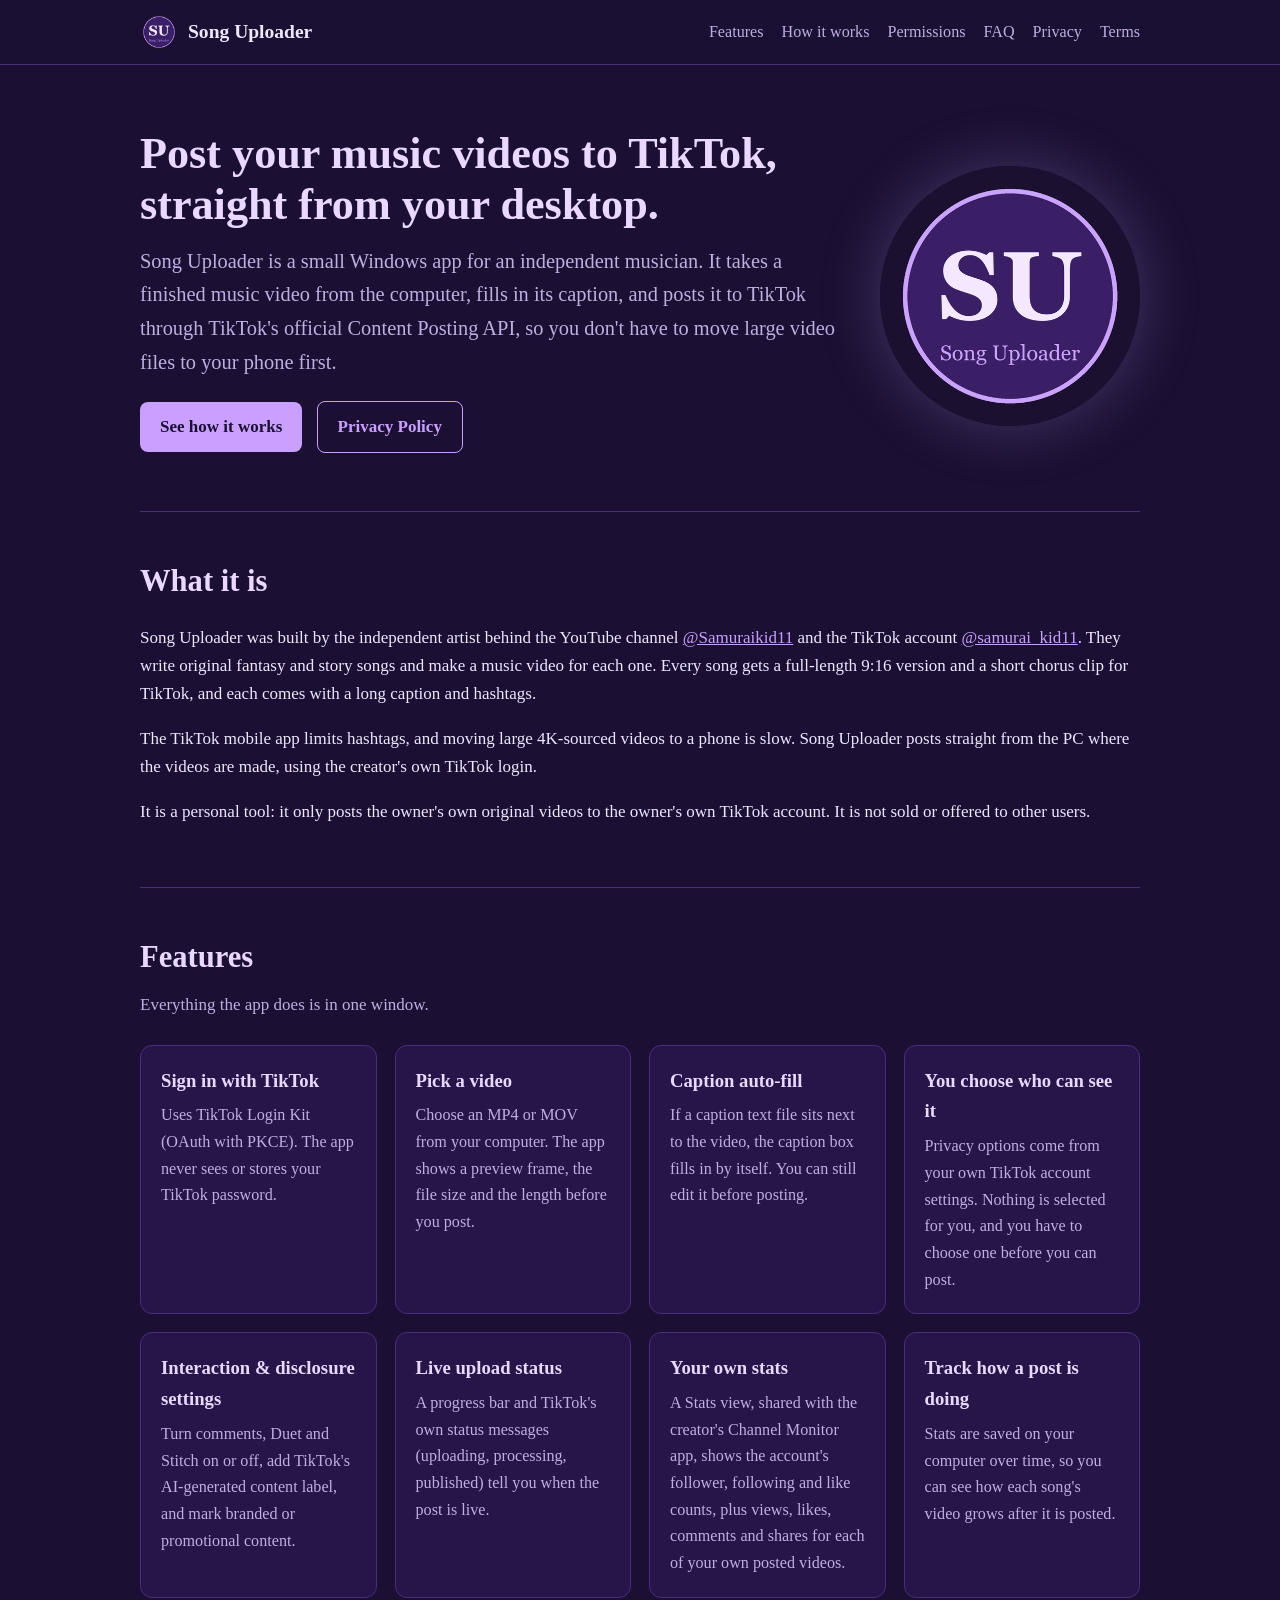
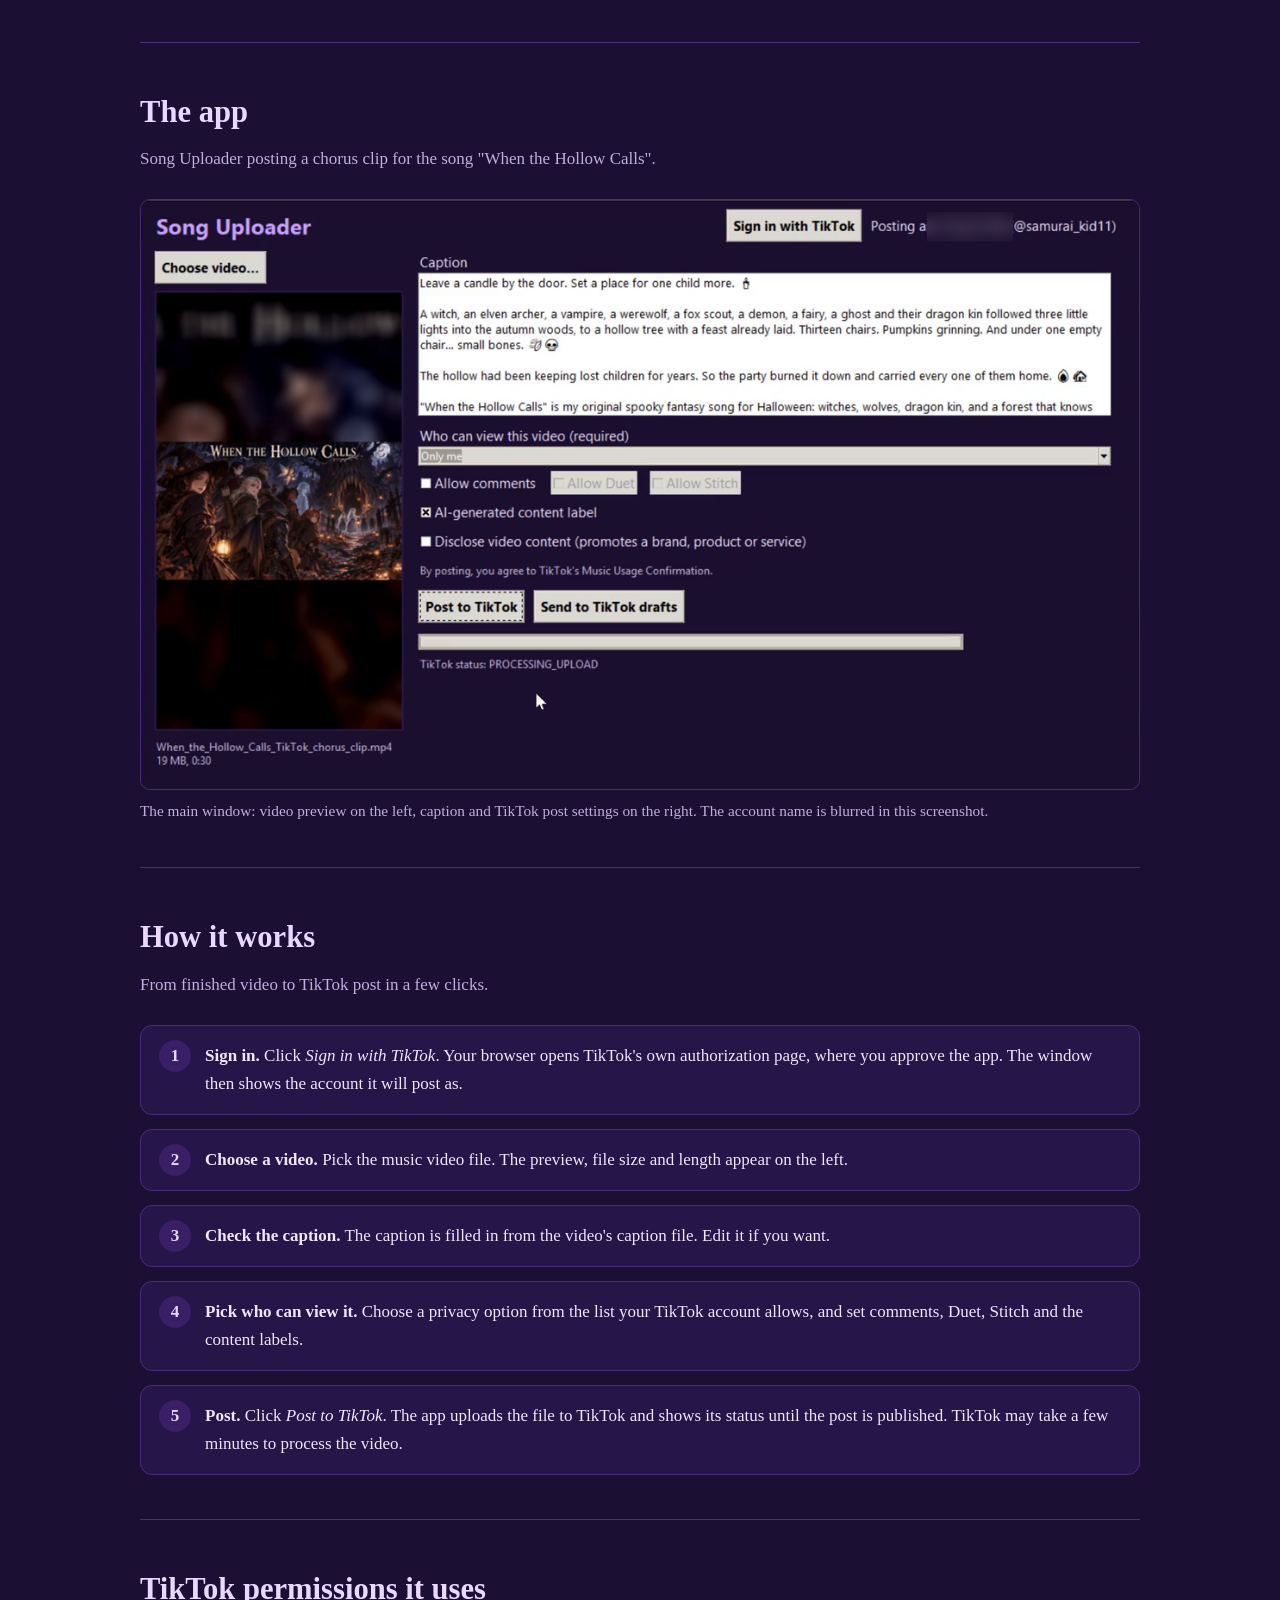
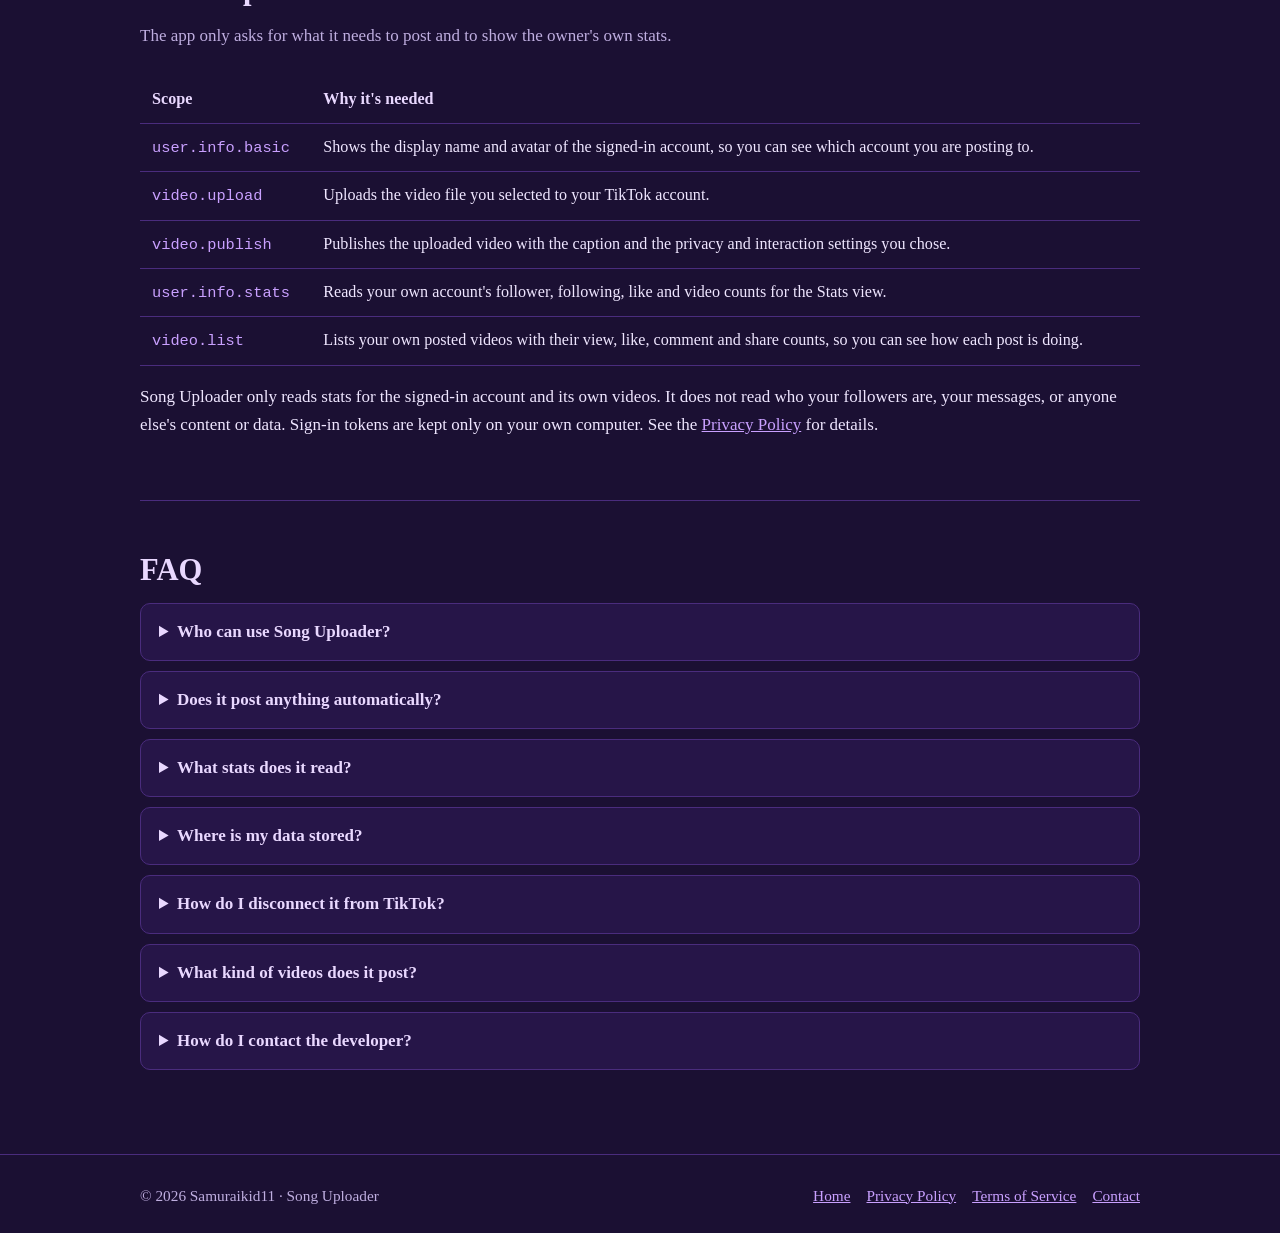
<file: index.html>
<!doctype html>
<html lang="en">
<head>
<meta charset="utf-8">
<meta name="viewport" content="width=device-width,initial-scale=1">
<title>Song Uploader – Post your own music videos to TikTok from your desktop</title>
<meta name="description" content="Song Uploader is a desktop app that posts the creator's own original music videos, with captions and privacy settings, to their TikTok account through TikTok's official Content Posting API.">
<link rel="icon" href="favicon.ico" sizes="any">
<link rel="icon" type="image/png" sizes="32x32" href="assets/favicon-32.png">
<link rel="apple-touch-icon" href="assets/apple-touch-icon.png">
<link rel="stylesheet" href="assets/site.css">
</head>
<body>
<header class="site"><div class="wrap">
  <a class="brand" href="index.html"><img src="assets/icon-512.png" alt="Song Uploader icon">Song Uploader</a>
  <nav>
    <a href="#features">Features</a>
    <a href="#how">How it works</a>
    <a href="#permissions">Permissions</a>
    <a href="#faq">FAQ</a>
    <a href="privacy.html">Privacy</a>
    <a href="terms.html">Terms</a>
  </nav>
</div></header>

<main class="wrap">
  <div class="hero">
    <div>
      <h1>Post your music videos to TikTok, straight from your desktop.</h1>
      <p class="lead">Song Uploader is a small Windows app for an independent musician. It takes a finished music video from the computer, fills in its caption, and posts it to TikTok through TikTok's official Content Posting API, so you don't have to move large video files to your phone first.</p>
      <a class="btn" href="#how">See how it works</a>
      <a class="btn ghost" href="privacy.html">Privacy Policy</a>
    </div>
    <img src="assets/icon-512.png" alt="Song Uploader app icon">
  </div>

  <section id="about">
    <h2>What it is</h2>
    <p>Song Uploader was built by the independent artist behind the YouTube channel <a href="https://www.youtube.com/@Samuraikid11">@Samuraikid11</a> and the TikTok account <a href="https://www.tiktok.com/@samurai_kid11">@samurai_kid11</a>. They write original fantasy and story songs and make a music video for each one. Every song gets a full-length 9:16 version and a short chorus clip for TikTok, and each comes with a long caption and hashtags.</p>
    <p>The TikTok mobile app limits hashtags, and moving large 4K-sourced videos to a phone is slow. Song Uploader posts straight from the PC where the videos are made, using the creator's own TikTok login.</p>
    <p>It is a personal tool: it only posts the owner's own original videos to the owner's own TikTok account. It is not sold or offered to other users.</p>
  </section>

  <section id="features">
    <h2>Features</h2>
    <p class="sub">Everything the app does is in one window.</p>
    <div class="grid">
      <div class="card"><h3>Sign in with TikTok</h3><p>Uses TikTok Login Kit (OAuth with PKCE). The app never sees or stores your TikTok password.</p></div>
      <div class="card"><h3>Pick a video</h3><p>Choose an MP4 or MOV from your computer. The app shows a preview frame, the file size and the length before you post.</p></div>
      <div class="card"><h3>Caption auto-fill</h3><p>If a caption text file sits next to the video, the caption box fills in by itself. You can still edit it before posting.</p></div>
      <div class="card"><h3>You choose who can see it</h3><p>Privacy options come from your own TikTok account settings. Nothing is selected for you, and you have to choose one before you can post.</p></div>
      <div class="card"><h3>Interaction &amp; disclosure settings</h3><p>Turn comments, Duet and Stitch on or off, add TikTok's AI-generated content label, and mark branded or promotional content.</p></div>
      <div class="card"><h3>Live upload status</h3><p>A progress bar and TikTok's own status messages (uploading, processing, published) tell you when the post is live.</p></div>
      <div class="card"><h3>Your own stats</h3><p>A Stats view, shared with the creator's Channel Monitor app, shows the account's follower, following and like counts, plus views, likes, comments and shares for each of your own posted videos.</p></div>
      <div class="card"><h3>Track how a post is doing</h3><p>Stats are saved on your computer over time, so you can see how each song's video grows after it is posted.</p></div>
    </div>
  </section>

  <section id="screenshot">
    <h2>The app</h2>
    <p class="sub">Song Uploader posting a chorus clip for the song "When the Hollow Calls".</p>
    <figure style="margin:0">
      <img class="shot" src="assets/screenshot.png" alt="Song Uploader window showing a selected video, its caption, the privacy dropdown, interaction toggles and the Post to TikTok button" loading="lazy">
      <figcaption>The main window: video preview on the left, caption and TikTok post settings on the right. The account name is blurred in this screenshot.</figcaption>
    </figure>
  </section>

  <section id="how">
    <h2>How it works</h2>
    <p class="sub">From finished video to TikTok post in a few clicks.</p>
    <ol class="steps">
      <li><strong>Sign in.</strong> Click <em>Sign in with TikTok</em>. Your browser opens TikTok's own authorization page, where you approve the app. The window then shows the account it will post as.</li>
      <li><strong>Choose a video.</strong> Pick the music video file. The preview, file size and length appear on the left.</li>
      <li><strong>Check the caption.</strong> The caption is filled in from the video's caption file. Edit it if you want.</li>
      <li><strong>Pick who can view it.</strong> Choose a privacy option from the list your TikTok account allows, and set comments, Duet, Stitch and the content labels.</li>
      <li><strong>Post.</strong> Click <em>Post to TikTok</em>. The app uploads the file to TikTok and shows its status until the post is published. TikTok may take a few minutes to process the video.</li>
    </ol>
  </section>

  <section id="permissions">
    <h2>TikTok permissions it uses</h2>
    <p class="sub">The app only asks for what it needs to post and to show the owner's own stats.</p>
    <div class="table-scroll"><table>
      <tr><th>Scope</th><th>Why it's needed</th></tr>
      <tr><td><code>user.info.basic</code></td><td>Shows the display name and avatar of the signed-in account, so you can see which account you are posting to.</td></tr>
      <tr><td><code>video.upload</code></td><td>Uploads the video file you selected to your TikTok account.</td></tr>
      <tr><td><code>video.publish</code></td><td>Publishes the uploaded video with the caption and the privacy and interaction settings you chose.</td></tr>
      <tr><td><code>user.info.stats</code></td><td>Reads your own account's follower, following, like and video counts for the Stats view.</td></tr>
      <tr><td><code>video.list</code></td><td>Lists your own posted videos with their view, like, comment and share counts, so you can see how each post is doing.</td></tr>
    </table></div>
    <p>Song Uploader only reads stats for the signed-in account and its own videos. It does not read who your followers are, your messages, or anyone else's content or data. Sign-in tokens are kept only on your own computer. See the <a href="privacy.html">Privacy Policy</a> for details.</p>
  </section>

  <section id="faq">
    <h2>FAQ</h2>
    <details><summary>Who can use Song Uploader?</summary><p>Only its creator. It posts the creator's own original music videos to their own TikTok account. It isn't downloadable or sold.</p></details>
    <details><summary>Does it post anything automatically?</summary><p>No. Every post starts with the user picking a video and clicking <em>Post to TikTok</em>. Nothing is posted on a schedule or in the background.</p></details>
    <details><summary>What stats does it read?</summary><p>Only the signed-in account's own totals (followers, following, likes, video count) and the view, like, comment and share counts of its own videos. These are shown to the owner and saved only on their computer. They are never shared or published.</p></details>
    <details><summary>Where is my data stored?</summary><p>Only on your own computer. The app has no server of its own. Videos go straight from your computer to TikTok.</p></details>
    <details><summary>How do I disconnect it from TikTok?</summary><p>In the TikTok app, go to Settings and privacy → Security → Manage app permissions and remove Song Uploader. You can also delete the app's local token file.</p></details>
    <details><summary>What kind of videos does it post?</summary><p>Original music videos for songs by Samuraikid11: full-length 9:16 versions and short chorus clips. Posts are labelled as AI-generated content where that applies.</p></details>
    <details><summary>How do I contact the developer?</summary><p>Email <a href="mailto:chevy_redneck_2014@outlook.com">chevy_redneck_2014@outlook.com</a>.</p></details>
  </section>
</main>

<footer class="site"><div class="wrap">
  <span>© 2026 Samuraikid11 · Song Uploader</span>
  <div class="links"><a href="index.html">Home</a><a href="privacy.html">Privacy Policy</a><a href="terms.html">Terms of Service</a><a href="mailto:chevy_redneck_2014@outlook.com">Contact</a></div>
</div></footer>
</body>
</html>
</file>
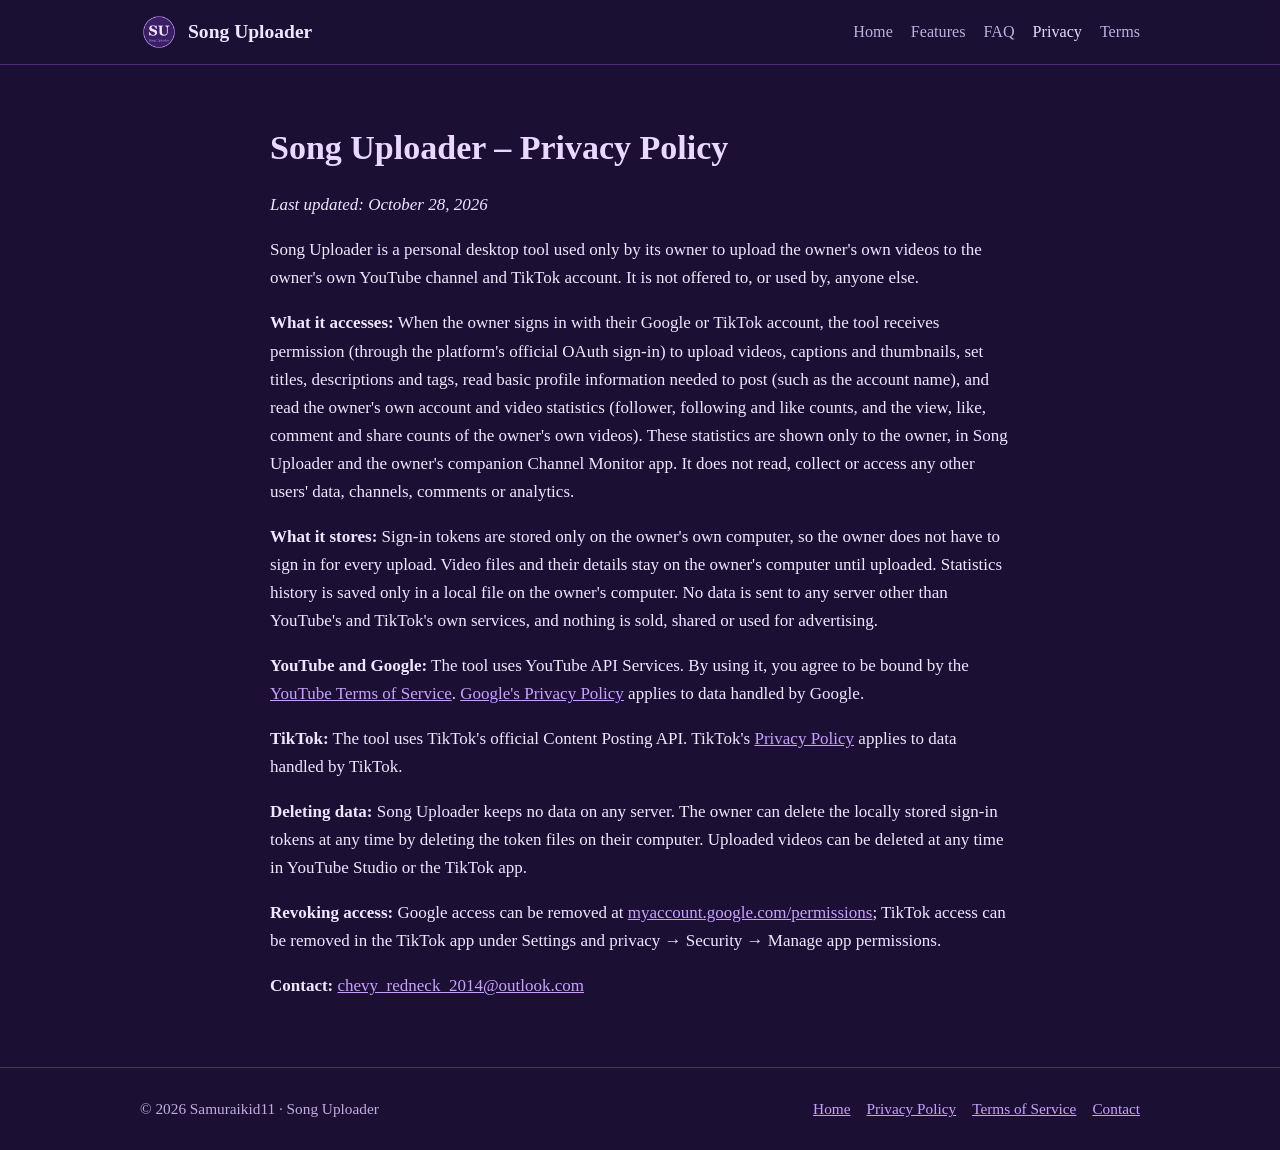
<file: privacy.html>
<!doctype html>
<html lang="en">
<head>
<meta charset="utf-8">
<meta name="viewport" content="width=device-width,initial-scale=1">
<title>Song Uploader – Privacy Policy</title>
<link rel="icon" href="favicon.ico" sizes="any">
<link rel="icon" type="image/png" sizes="32x32" href="assets/favicon-32.png">
<link rel="apple-touch-icon" href="assets/apple-touch-icon.png">
<link rel="stylesheet" href="assets/site.css">
</head>
<body>
<header class="site"><div class="wrap">
  <a class="brand" href="index.html"><img src="assets/icon-512.png" alt="Song Uploader icon">Song Uploader</a>
  <nav><a href="index.html">Home</a><a href="index.html#features">Features</a><a href="index.html#faq">FAQ</a><a href="privacy.html" class="on">Privacy</a><a href="terms.html">Terms</a></nav>
</div></header>
<main class="doc wrap">
<h1>Song Uploader – Privacy Policy</h1>
<p><em>Last updated: October 28, 2026</em></p>
<p>Song Uploader is a personal desktop tool used only by its owner to upload the owner's own videos to the owner's own YouTube channel and TikTok account. It is not offered to, or used by, anyone else.</p>
<p><strong>What it accesses:</strong> When the owner signs in with their Google or TikTok account, the tool receives permission (through the platform's official OAuth sign-in) to upload videos, captions and thumbnails, set titles, descriptions and tags, read basic profile information needed to post (such as the account name), and read the owner's own account and video statistics (follower, following and like counts, and the view, like, comment and share counts of the owner's own videos). These statistics are shown only to the owner, in Song Uploader and the owner's companion Channel Monitor app. It does not read, collect or access any other users' data, channels, comments or analytics.</p>
<p><strong>What it stores:</strong> Sign-in tokens are stored only on the owner's own computer, so the owner does not have to sign in for every upload. Video files and their details stay on the owner's computer until uploaded. Statistics history is saved only in a local file on the owner's computer. No data is sent to any server other than YouTube's and TikTok's own services, and nothing is sold, shared or used for advertising.</p>
<p><strong>YouTube and Google:</strong> The tool uses YouTube API Services. By using it, you agree to be bound by the <a href="https://www.youtube.com/t/terms">YouTube Terms of Service</a>. <a href="https://policies.google.com/privacy">Google's Privacy Policy</a> applies to data handled by Google.</p>
<p><strong>TikTok:</strong> The tool uses TikTok's official Content Posting API. TikTok's <a href="https://www.tiktok.com/legal/privacy-policy">Privacy Policy</a> applies to data handled by TikTok.</p>
<p><strong>Deleting data:</strong> Song Uploader keeps no data on any server. The owner can delete the locally stored sign-in tokens at any time by deleting the token files on their computer. Uploaded videos can be deleted at any time in YouTube Studio or the TikTok app.</p>
<p><strong>Revoking access:</strong> Google access can be removed at <a href="https://myaccount.google.com/permissions">myaccount.google.com/permissions</a>; TikTok access can be removed in the TikTok app under Settings and privacy → Security → Manage app permissions.</p>
<p><strong>Contact:</strong> <a href="mailto:chevy_redneck_2014@outlook.com">chevy_redneck_2014@outlook.com</a></p>
</main>
<footer class="site"><div class="wrap">
  <span>© 2026 Samuraikid11 · Song Uploader</span>
  <div class="links"><a href="index.html">Home</a><a href="privacy.html">Privacy Policy</a><a href="terms.html">Terms of Service</a><a href="mailto:chevy_redneck_2014@outlook.com">Contact</a></div>
</div></footer>
</body>
</html>
</file>
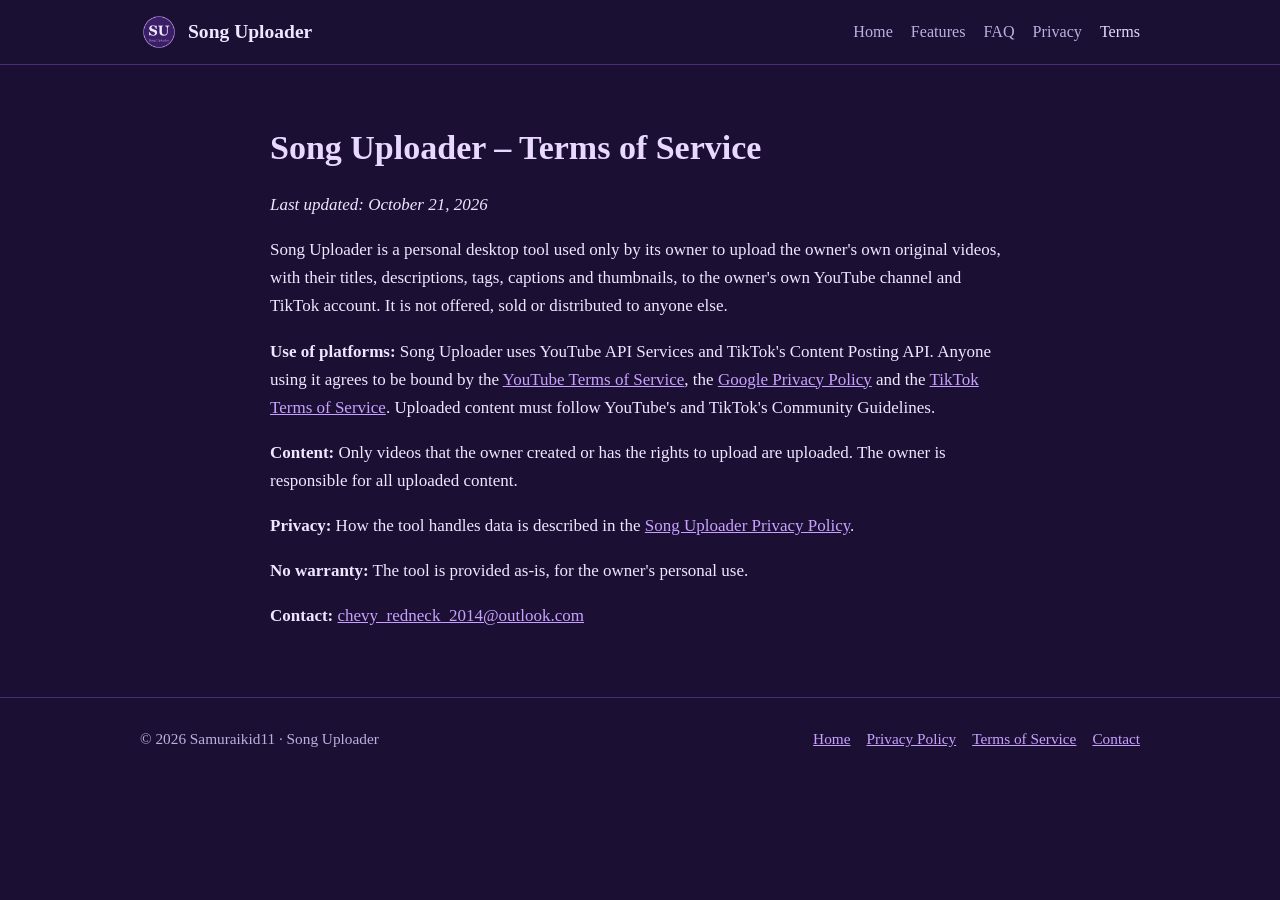
<file: terms.html>
<!doctype html>
<html lang="en">
<head>
<meta charset="utf-8">
<meta name="viewport" content="width=device-width,initial-scale=1">
<title>Song Uploader – Terms of Service</title>
<link rel="icon" href="favicon.ico" sizes="any">
<link rel="icon" type="image/png" sizes="32x32" href="assets/favicon-32.png">
<link rel="apple-touch-icon" href="assets/apple-touch-icon.png">
<link rel="stylesheet" href="assets/site.css">
</head>
<body>
<header class="site"><div class="wrap">
  <a class="brand" href="index.html"><img src="assets/icon-512.png" alt="Song Uploader icon">Song Uploader</a>
  <nav><a href="index.html">Home</a><a href="index.html#features">Features</a><a href="index.html#faq">FAQ</a><a href="privacy.html">Privacy</a><a href="terms.html" class="on">Terms</a></nav>
</div></header>
<main class="doc wrap">
<h1>Song Uploader – Terms of Service</h1>
<p><em>Last updated: October 21, 2026</em></p>
<p>Song Uploader is a personal desktop tool used only by its owner to upload the owner's own original videos, with their titles, descriptions, tags, captions and thumbnails, to the owner's own YouTube channel and TikTok account. It is not offered, sold or distributed to anyone else.</p>
<p><strong>Use of platforms:</strong> Song Uploader uses YouTube API Services and TikTok's Content Posting API. Anyone using it agrees to be bound by the <a href="https://www.youtube.com/t/terms">YouTube Terms of Service</a>, the <a href="https://policies.google.com/privacy">Google Privacy Policy</a> and the <a href="https://www.tiktok.com/legal/terms-of-service">TikTok Terms of Service</a>. Uploaded content must follow YouTube's and TikTok's Community Guidelines.</p>
<p><strong>Content:</strong> Only videos that the owner created or has the rights to upload are uploaded. The owner is responsible for all uploaded content.</p>
<p><strong>Privacy:</strong> How the tool handles data is described in the <a href="privacy.html">Song Uploader Privacy Policy</a>.</p>
<p><strong>No warranty:</strong> The tool is provided as-is, for the owner's personal use.</p>
<p><strong>Contact:</strong> <a href="mailto:chevy_redneck_2014@outlook.com">chevy_redneck_2014@outlook.com</a></p>
</main>
<footer class="site"><div class="wrap">
  <span>© 2026 Samuraikid11 · Song Uploader</span>
  <div class="links"><a href="index.html">Home</a><a href="privacy.html">Privacy Policy</a><a href="terms.html">Terms of Service</a><a href="mailto:chevy_redneck_2014@outlook.com">Contact</a></div>
</div></footer>
</body>
</html>
</file>
<file: assets/site.css>
:root{--bg:#1b1033;--panel:#261548;--panel2:#3b1f66;--line:#4a2c7d;--text:#efe6ff;--muted:#bfaee0;--accent:#c9a0ff;--accent2:#e9d8ff}
*{box-sizing:border-box}
html{scroll-behavior:smooth}
body{margin:0;background:var(--bg);color:var(--text);font:17px/1.65 Georgia,"Times New Roman",serif}
a{color:var(--accent)}a:hover{color:var(--accent2)}
.wrap{max-width:1040px;margin:0 auto;padding:0 20px}
header.site{position:sticky;top:0;z-index:5;background:rgba(27,16,51,.94);backdrop-filter:blur(6px);border-bottom:1px solid var(--line)}
header.site .wrap{display:flex;align-items:center;gap:14px;min-height:64px;flex-wrap:wrap}
.brand{display:flex;align-items:center;gap:10px;color:var(--text);text-decoration:none;font-weight:bold;font-size:1.15em}
.brand img{width:38px;height:38px;border-radius:50%}
nav{margin-left:auto;display:flex;gap:18px;flex-wrap:wrap;font-size:.95em}
nav a{color:var(--muted);text-decoration:none}nav a:hover,nav a.on{color:var(--accent2)}
.hero{padding:64px 0 48px;display:grid;grid-template-columns:1fr 260px;gap:40px;align-items:center}
.hero h1{font-size:2.6em;line-height:1.15;margin:0 0 14px;color:var(--accent2)}
.hero p.lead{font-size:1.2em;color:var(--muted);margin:0 0 22px}
.hero img{width:100%;border-radius:50%;box-shadow:0 0 60px rgba(201,160,255,.25)}
.btn{display:inline-block;padding:11px 20px;border-radius:8px;background:var(--accent);color:#1b1033;text-decoration:none;font-weight:bold;margin:0 10px 10px 0}
.btn.ghost{background:transparent;color:var(--accent);border:1px solid var(--accent)}
.btn:hover{background:var(--accent2);color:#1b1033}
section{padding:44px 0;border-top:1px solid var(--line)}
section h2{font-size:1.8em;margin:0 0 8px;color:var(--accent2)}
section p.sub{color:var(--muted);margin:0 0 26px}
.grid{display:grid;grid-template-columns:repeat(auto-fit,minmax(230px,1fr));gap:18px}
.card{background:var(--panel);border:1px solid var(--line);border-radius:12px;padding:20px}
.card h3{margin:0 0 6px;font-size:1.1em;color:var(--accent2)}
.card p{margin:0;color:var(--muted);font-size:.95em}
.steps{counter-reset:s;list-style:none;padding:0;margin:0;display:grid;gap:14px}
.steps li{counter-increment:s;background:var(--panel);border:1px solid var(--line);border-radius:12px;padding:16px 18px 16px 64px;position:relative}
.steps li::before{content:counter(s);position:absolute;left:18px;top:14px;width:32px;height:32px;border-radius:50%;background:var(--panel2);color:var(--accent2);display:grid;place-items:center;font-weight:bold}
.shot{width:100%;height:auto;border-radius:10px;border:1px solid var(--line);display:block}
figcaption{color:var(--muted);font-size:.9em;margin-top:8px}
table{width:100%;border-collapse:collapse;font-size:.95em}
th,td{text-align:left;padding:10px 12px;border-bottom:1px solid var(--line);vertical-align:top}
th{color:var(--accent2)}td code{color:var(--accent);font-size:.95em}
.table-scroll{overflow-x:auto}
details{background:var(--panel);border:1px solid var(--line);border-radius:10px;padding:14px 18px;margin-bottom:10px}
summary{cursor:pointer;font-weight:bold;color:var(--accent2)}
details p{color:var(--muted);margin:10px 0 0}
main.doc{max-width:780px;padding:40px 20px 20px}
main.doc h1{color:var(--accent2);line-height:1.2}
main.doc p,main.doc li{color:var(--text)}
footer.site{border-top:1px solid var(--line);padding:28px 0;color:var(--muted);font-size:.9em;margin-top:30px}
footer.site .wrap{display:flex;gap:16px;flex-wrap:wrap;align-items:center}
footer.site .links{margin-left:auto;display:flex;gap:16px;flex-wrap:wrap}
@media (max-width:760px){.hero{grid-template-columns:1fr;padding-top:36px}.hero img{max-width:180px;order:-1}.hero h1{font-size:2em}nav{margin-left:0}}
</file>
